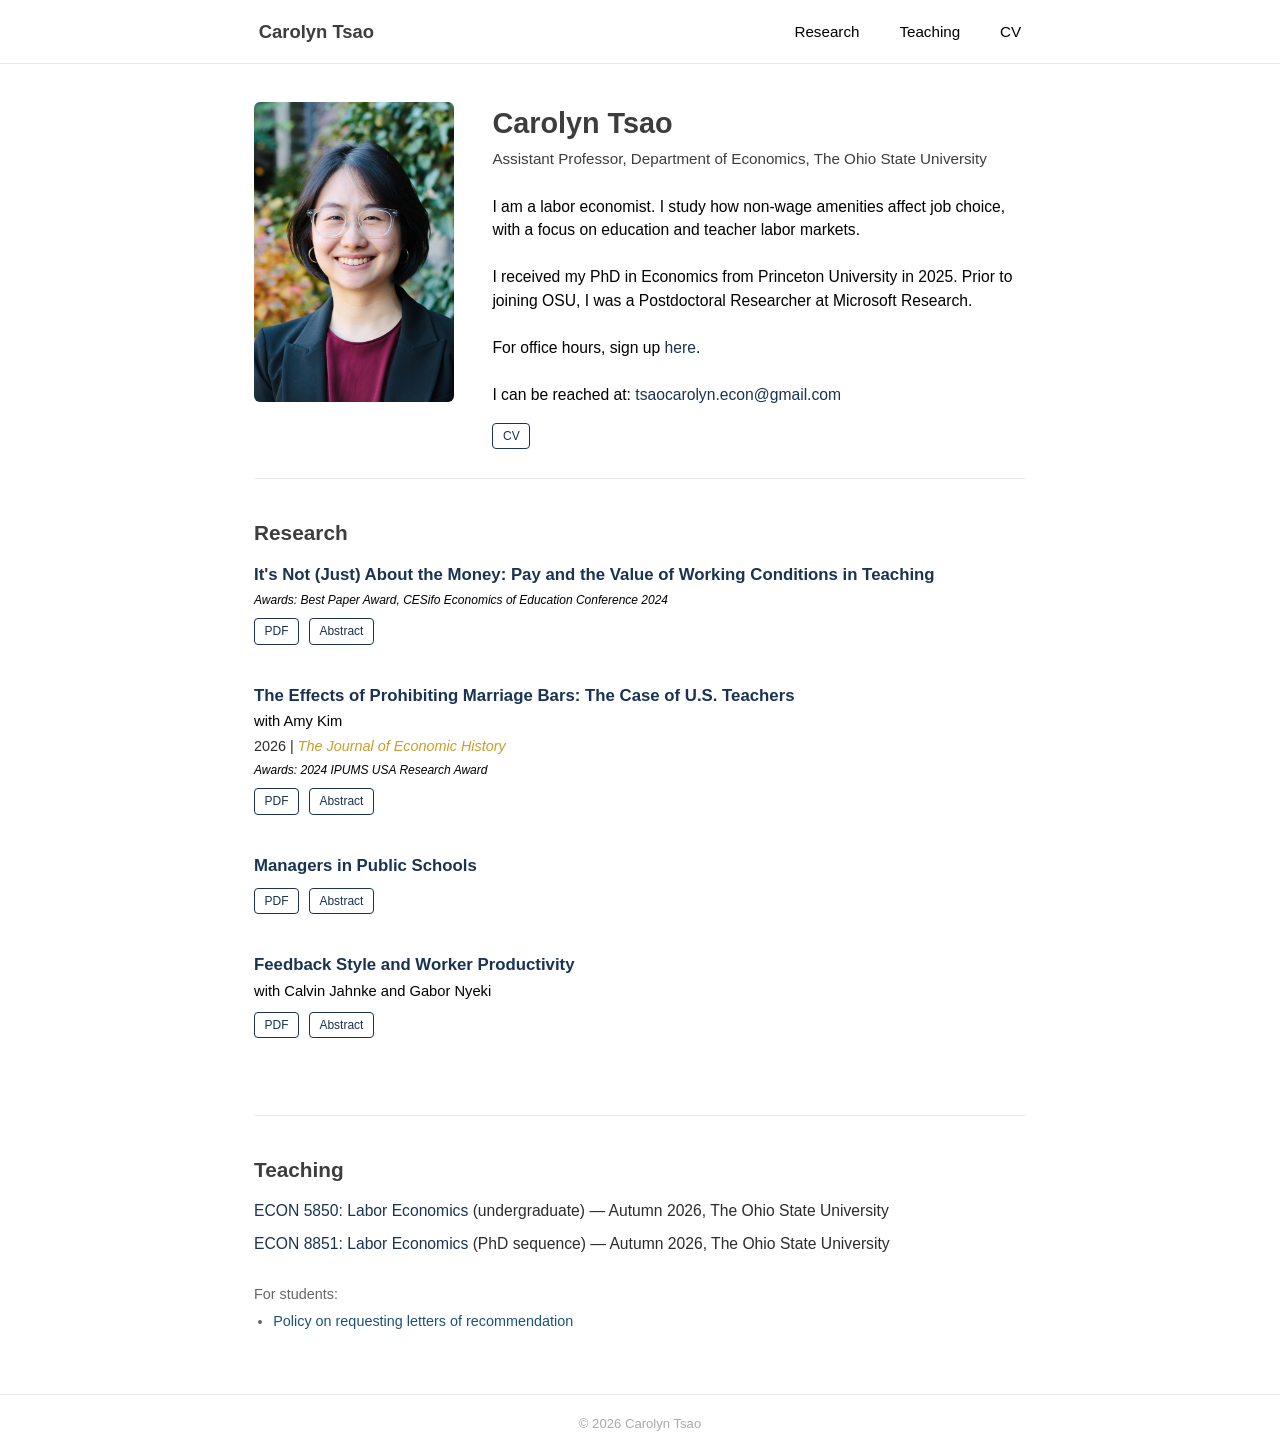
<file: index.html>
<!DOCTYPE html>
<html lang="en">
<head>
  <meta charset="UTF-8">
  <meta name="viewport" content="width=device-width, initial-scale=1.0">
  <title>Carolyn Tsao</title>
  <link rel="stylesheet" href="style.css">
</head>
<body>

  <!-- Nav -->
  <nav>
    <div class="nav-inner">
      <a href="#" class="nav-name">Carolyn Tsao</a>
      <div class="nav-links">
        <a href="#research">Research</a>
        <a href="#teaching">Teaching</a>
        <a href="cv.pdf">CV</a>
      </div>
    </div>
  </nav>

  <div class="container">

    <!-- Header / Bio -->
    <div class="header">
      <img src="photo.jpg" alt="Carolyn Tsao" class="headshot">
      <div class="bio">
        <h1>Carolyn Tsao</h1>
        <div class="affiliations">
          Assistant Professor, Department of Economics, The Ohio State University 
        </div>
        <p class="about">
          I am a labor economist. I study how non-wage amenities affect job choice, with a focus on education and teacher labor markets.<br><br>I received my PhD in Economics from Princeton University in 2025. Prior to joining OSU, I was a Postdoctoral Researcher at Microsoft Research. 
        </p>
        <div class="contact">
          For office hours, sign up <a href="https://calendly.com/tsaocarolyn/officehours">here</a>.<br><br>
          I can be reached at: <a href="mailto:tsaocarolyn.econ@gmail.com">tsaocarolyn.econ@gmail.com</a>
        </div>
        <div class="links">
          <a href="cv.pdf">CV</a>
        </div>
      </div>
    </div>

    <!-- Research -->
    <section id="research">
      <h2>Research</h2>

      <div class="paper">
        <div class="paper-title">It's Not (Just) About the Money: Pay and the Value of Working Conditions in Teaching</div>
        <div class="paper-award">Awards: Best Paper Award, CESifo Economics of Education Conference 2024</div>
        <div class="paper-links">
          <a href="papers/teachers_rents.pdf">PDF</a>
          <button class="abstract-toggle" onclick="toggleAbstract(this)">Abstract</button>
        </div>
        <div class="abstract">
          This paper quantifies the extent to which teachers earn rents by estimating both the pay gap and the working conditions gap between teaching and teachers' next-best jobs. Using a regression kink design and event studies applied to administrative data from Kentucky, I find that teaching pays a premium of around $20,000 per year over teachers' outside options. However, a choice experiment reveals that teachers—especially inexperienced ones—would pay a large share of their salary for the better working conditions available elsewhere. Combining these estimates, experienced teachers earn a moderate 16% rent, while inexperienced teachers earn no rent at all.
        </div>
      </div>

      <div class="paper">
        <div class="paper-title">The Effects of Prohibiting Marriage Bars: The Case of U.S. Teachers</div>
        <div class="paper-authors">with Amy Kim</div>
        <div class="paper-journal">2026 | <em>The Journal of Economic History</em></div>
        <div class="paper-award">Awards: 2024 IPUMS USA Research Award</div>
        <div class="paper-links">
          <a href="papers/marriage_bars.pdf">PDF</a>
          <button class="abstract-toggle" onclick="toggleAbstract(this)">Abstract</button>
        </div>
        <div class="abstract">
          Married women in the early twentieth century U.S. faced "marriage bars," a form of employer discrimination that barred them from paid employment. However, because the end of marriage bar use coincided with shifting social norms and labor market conditions, it is unclear how the end of marriage bars affected women's employment. We study the effects of the state-level prohibition of marriage bars in teaching during the 1930s. A difference-in-differences design shows that the prohibitions increased the share of married women teachers by 3.5 p.p. (20%), partly by leading unmarried women to switch from teaching to other occupations.
        </div>
      </div>

      <div class="paper">
        <div class="paper-title">Managers in Public Schools</div>
        <div class="paper-links">
          <a href="papers/principals.pdf">PDF</a>
          <button class="abstract-toggle" onclick="toggleAbstract(this)">Abstract</button>
        </div>
        <div class="abstract">
          To what extent do public school principals affect student outcomes, and how do management practices differ between more and less effectiveness principals? Using administrative data on teacher-principal-student links in two US states, I estimate principal and teacher effectiveness using a two-way manager-worker fixed effect framework. Variance decompositions show that principal effectiveness explains less of the variance in student outcomes than teacher effectiveness does. That said, switching to a more effective principal improves school outcomes: event studies around principal moves and retirements show that receiving a more effective principal improves student outcomes (increased test scores, decreased absenteeism) and teacher outcomes (greater teacher retention, increased student test scores within teacher). Importantly, novel survey evidence suggests that principal effectiveness is attributable to particular management practices: linking the estimated principal effects to survey data on teachers' perceptions of their school leadership, I find that at schools that employ more effective principals, teachers are more likely to report the use of data-driven instructional practices but also a lack of trust and mutual respect between administration and staff.
        </div>
      </div>

      <div class="paper">
        <div class="paper-title">Feedback Style and Worker Productivity</div>
        <div class="paper-authors">with Calvin Jahnke and Gabor Nyeki</div>
        <div class="paper-links">
          <a href="papers/feedback.pdf">PDF</a>
          <button class="abstract-toggle" onclick="toggleAbstract(this)">Abstract</button>
        </div>
        <div class="abstract">
          This paper studies how a manager's tone when giving feedback to workers affects individual productivity and output quality. We construct a novel panel dataset that links software engineers and managers to their email communications and code contributions on the largest open source software project, the Linux kernel. To identify tones used in the emails (e.g., toxic, polite, encouraging), we use natural language processing and machine learning techniques. Additionally, to control for the informativeness of feedback, we fine-tune a large language model (GPT-2) and use the token probabilities it generates to construct measures of entropy and bits. We find a strong negative relationship between manager toxicity and engineer productivity. Using an instrumental variables design to address endogeneity in a manager's choice of tone, we find that receiving toxic feedback from a manager reduces the likelihood that an engineer completes a programming task, increases the amount of time to task completion, and decreases the likelihood that an engineer completes more tasks in the next 30 days.
        </div>
      </div>
    </section>

    <!-- Teaching -->
    <section id="teaching">
      <h2>Teaching</h2>
      <div class="teaching-item">
        <span class="course-name">ECON 5850: Labor Economics</span> (undergraduate) — Autumn 2026, The Ohio State University
      </div>
      <div class="teaching-item">
        <span class="course-name">ECON 8851: Labor Economics</span> (PhD sequence) — Autumn 2026, The Ohio State University
      </div>

      <div class="teaching-note">
        <div class="teaching-note-label">For students:</div>
        <ul>
          <li><a href="recommendation-letters.html">Policy on requesting letters of recommendation</a></li>
        </ul>
      </div>
    </section>

  </div>

  <!-- Footer -->
  <footer>
    <div class="container">
      &copy; 2026 Carolyn Tsao
    </div>
  </footer>

  <script>
    function toggleAbstract(btn) {
      const abstract = btn.closest('.paper-links').nextElementSibling;
      abstract.classList.toggle('open');
      btn.textContent = abstract.classList.contains('open') ? 'Hide Abstract' : 'Abstract';
    }
  </script>

</body>
</html>
</file>
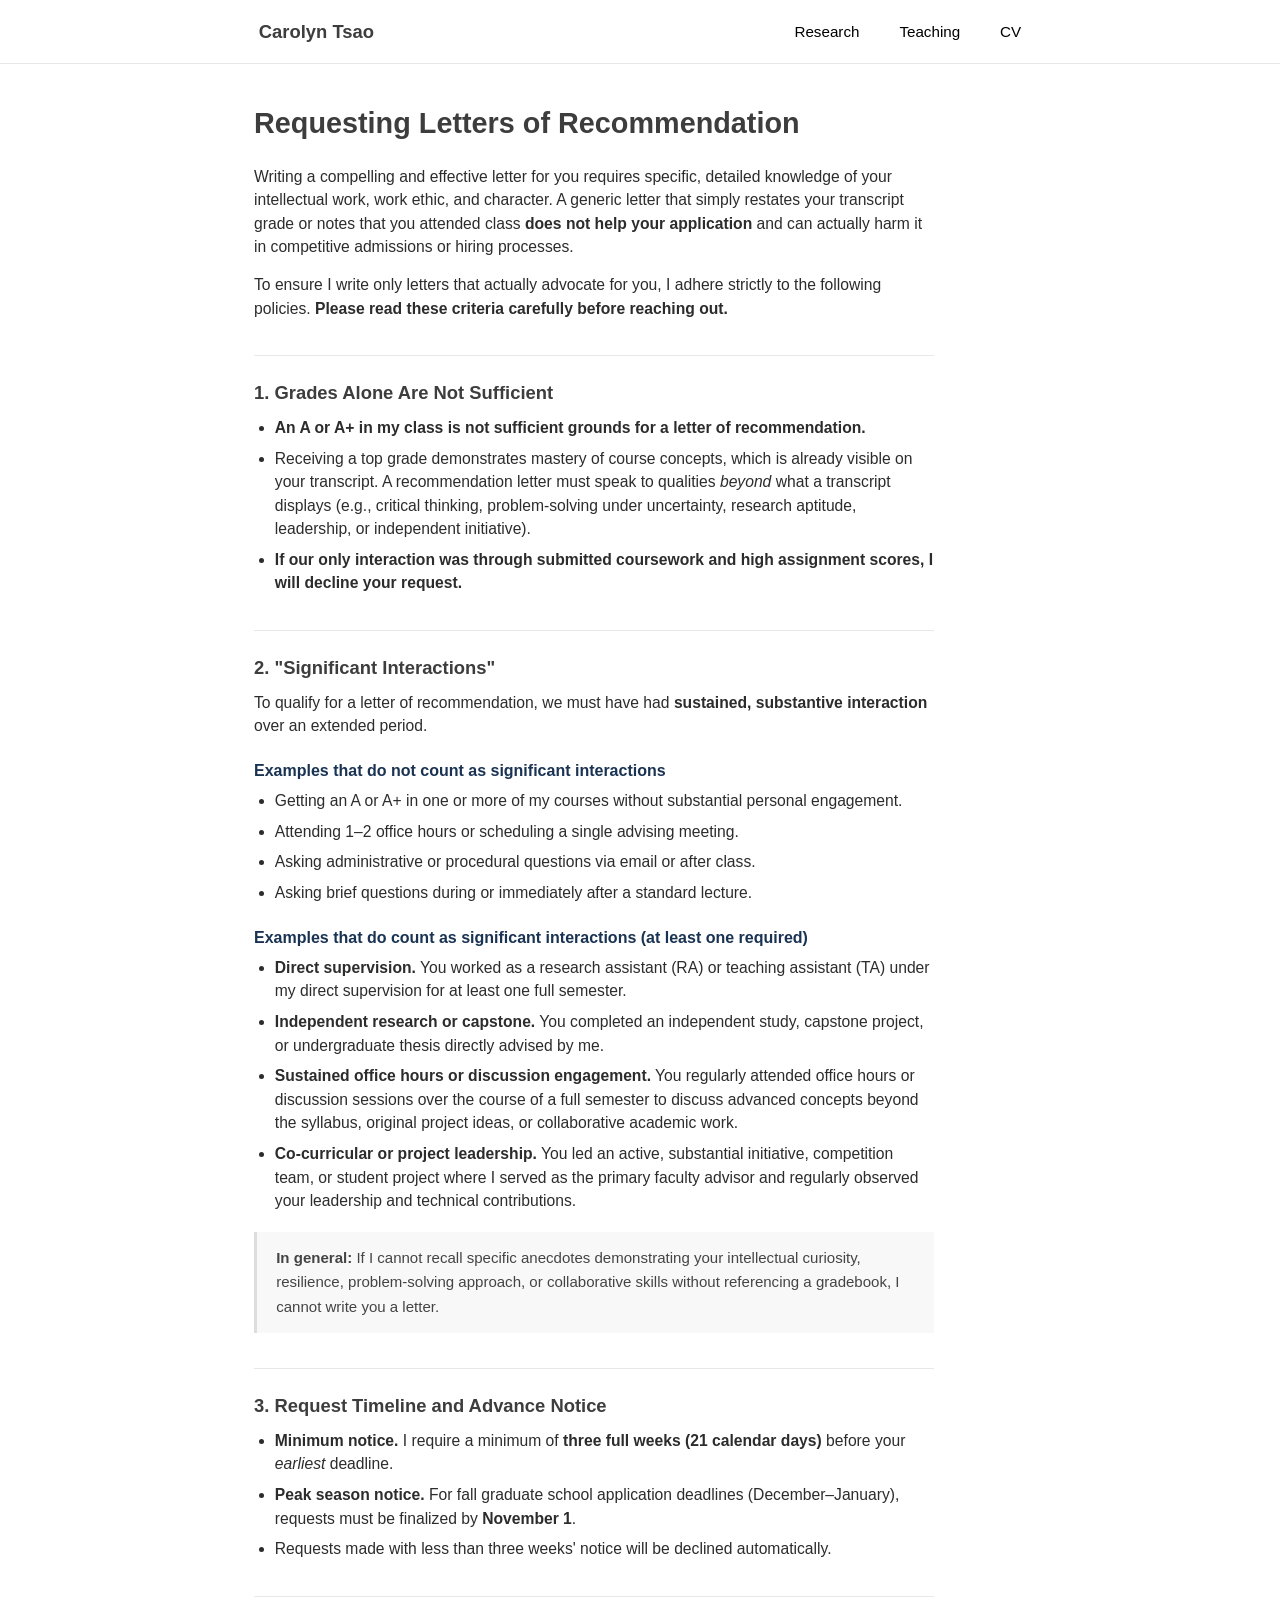
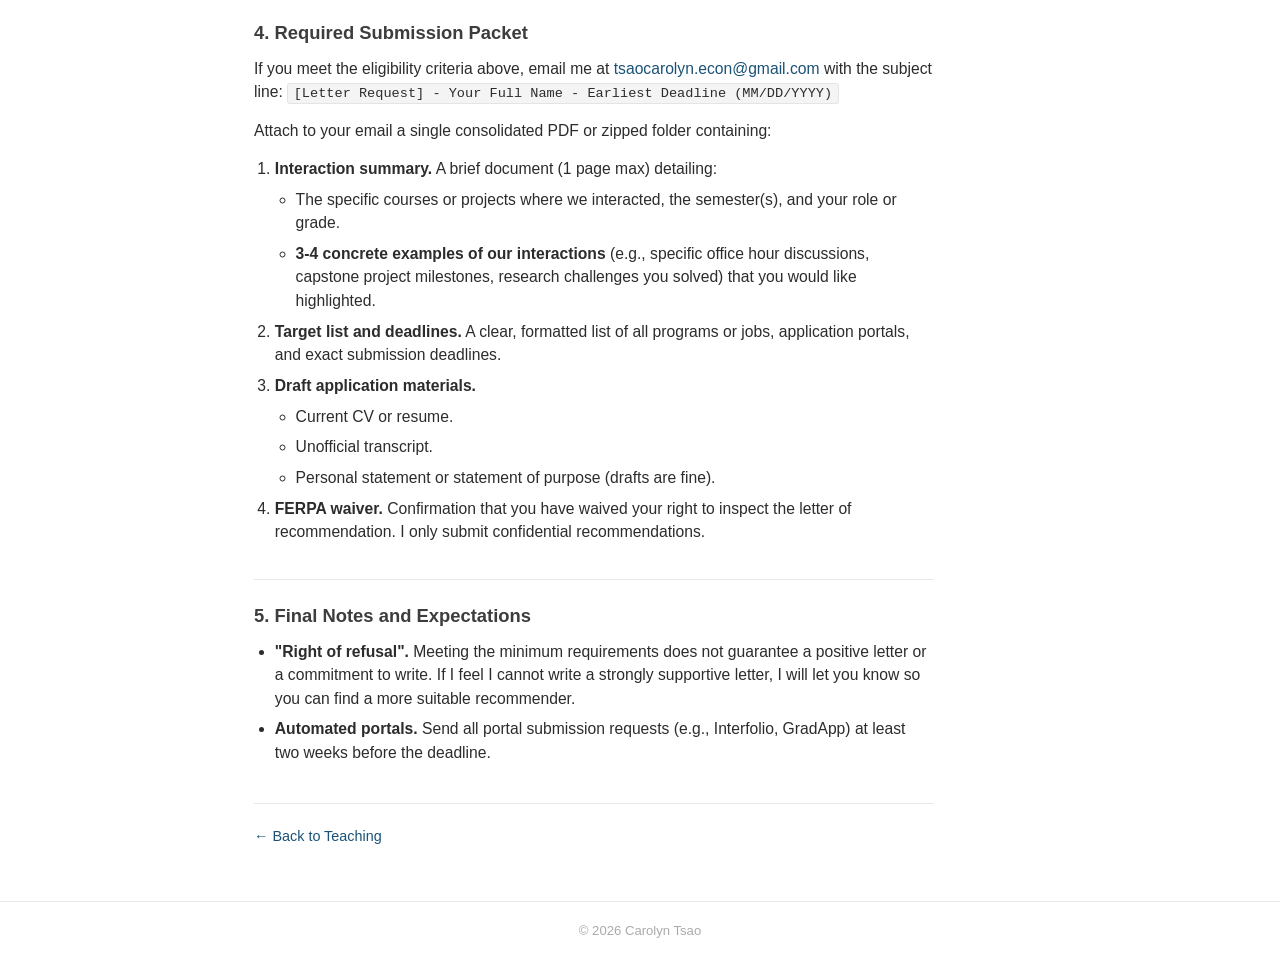
<file: recommendation-letters.html>
<!DOCTYPE html>
<html lang="en">
<head>
  <meta charset="UTF-8">
  <meta name="viewport" content="width=device-width, initial-scale=1.0">
  <title>Recommendation Letter Policy — Carolyn Tsao</title>
  <link rel="stylesheet" href="style.css">
</head>
<body>

  <!-- Nav -->
  <nav>
    <div class="nav-inner">
      <a href="index.html" class="nav-name">Carolyn Tsao</a>
      <div class="nav-links">
        <a href="index.html#research">Research</a>
        <a href="index.html#teaching">Teaching</a>
        <a href="cv.pdf">CV</a>
      </div>
    </div>
  </nav>

  <div class="container">

    <div class="page">
      <h1>Requesting Letters of Recommendation</h1>

      <p>
        Writing a compelling and effective letter for you requires specific, detailed knowledge of your intellectual work, work ethic,
        and character. A generic letter that simply restates your transcript grade or notes that you
        attended class <strong>does not help your application</strong> and can actually harm it in
        competitive admissions or hiring processes.
      </p>

      <p>
        To ensure I write only letters that actually advocate for you, I adhere strictly to the
        following policies. <strong>Please read these criteria carefully before reaching out.</strong>
      </p>

      <h2>1. Grades Alone Are Not Sufficient </h2>
      <ul>
        <li><strong>An A or A+ in my class is not sufficient grounds for a letter of
          recommendation.</strong></li>
        <li>Receiving a top grade demonstrates mastery of course concepts, which is already visible on
          your transcript. A recommendation letter must speak to qualities <em>beyond</em> what a
          transcript displays (e.g., critical thinking, problem-solving under uncertainty, research
          aptitude, leadership, or independent initiative).</li>
        <li><strong>If our only interaction was through submitted coursework and high assignment
          scores, I will decline your request.</strong></li>
      </ul>

      <h2>2. "Significant Interactions"</h2>
      <p>
        To qualify for a letter of recommendation, we must have had <strong>sustained, substantive
        interaction</strong> over an extended period.
      </p>

      <h3>Examples that do not count as significant interactions</h3>
      <ul>
        <li>Getting an A or A+ in one or more of my courses without substantial personal engagement.</li>
        <li>Attending 1&ndash;2 office hours or scheduling a single advising meeting.</li>
        <li>Asking administrative or procedural questions via email or after class.</li>
        <li>Asking brief questions during or immediately after a standard lecture.</li>
      </ul>

      <h3>Examples that do count as significant interactions (at least one required)</h3>
      <ul>
        <li><strong>Direct supervision.</strong> You worked as a research assistant (RA) or teaching
          assistant (TA) under my direct supervision for at least one full semester.</li>
        <li><strong>Independent research or capstone.</strong> You completed an independent study,
          capstone project, or undergraduate thesis directly advised by me.</li>
        <li><strong>Sustained office hours or discussion engagement.</strong> You regularly attended
          office hours or discussion sessions over the course of a full semester to discuss advanced
          concepts beyond the syllabus, original project ideas, or collaborative academic work.</li>
        <li><strong>Co-curricular or project leadership.</strong> You led an active, substantial
          initiative, competition team, or student project where I served as the primary faculty
          advisor and regularly observed your leadership and technical contributions.</li>
      </ul>

      <blockquote>
        <strong>In general:</strong> If I cannot recall specific anecdotes demonstrating your
        intellectual curiosity, resilience, problem-solving approach, or collaborative skills without
        referencing a gradebook, I cannot write you a letter.
      </blockquote>

      <h2>3. Request Timeline and Advance Notice</h2>
      <ul>
        <li><strong>Minimum notice.</strong> I require a minimum of <strong>three full weeks (21
          calendar days)</strong> before your <em>earliest</em> deadline.</li>
        <li><strong>Peak season notice.</strong> For fall graduate school application deadlines
          (December&ndash;January), requests must be finalized by <strong>November 1</strong>.</li>
        <li>Requests made with less than three weeks' notice will be declined automatically.</li>
      </ul>

      <h2>4. Required Submission Packet</h2>
      <p>
        If you meet the eligibility criteria above, email me at
        <a href="mailto:tsaocarolyn.econ@gmail.com">tsaocarolyn.econ@gmail.com</a>
        with the subject line:
        <code>[Letter Request] - Your Full Name - Earliest Deadline (MM/DD/YYYY)</code>
      </p>
      <p>
        Attach to your email a single consolidated PDF or zipped folder containing:
      </p>
      <ol>
        <li><strong>Interaction summary.</strong> A brief document (1 page max) detailing:
          <ul>
            <li>The specific courses or projects where we interacted, the semester(s), and your
              role or grade.</li>
            <li><strong>3-4 concrete examples of our interactions</strong> (e.g., specific
              office hour discussions, capstone project milestones, research challenges you solved)
              that you would like highlighted.</li>
          </ul>
        </li>
        <li><strong>Target list and deadlines.</strong> A clear, formatted list of all programs or
          jobs, application portals, and exact submission deadlines.</li>
        <li><strong>Draft application materials.</strong>
          <ul>
            <li>Current CV or resume.</li>
            <li>Unofficial transcript.</li>
            <li>Personal statement or statement of purpose (drafts are fine).</li>
          </ul>
        </li>
        <li><strong>FERPA waiver.</strong> Confirmation that you have waived your right to inspect the
          letter of recommendation. I only submit confidential recommendations.</li>
      </ol>

      <h2>5. Final Notes and Expectations</h2>
      <ul>
        <li><strong>"Right of refusal".</strong> Meeting the minimum requirements does not guarantee a
          positive letter or a commitment to write. If I feel I cannot write a strongly supportive
          letter, I will let you know so you can find a more suitable recommender.</li>
        <li><strong>Automated portals.</strong> Send all portal submission requests (e.g., Interfolio,
          GradApp) at least two weeks before the deadline.</li>
      </ul>

      <p class="page-back"><a href="index.html#teaching">&larr; Back to Teaching</a></p>
    </div>

  </div>

  <!-- Footer -->
  <footer>
    <div class="container">
      &copy; 2026 Carolyn Tsao
    </div>
  </footer>

</body>
</html>
</file>
<file: style.css>
/* ── Reset & Base ─────────────────────────────── */
*, *::before, *::after {
  margin: 0;
  padding: 0;
  box-sizing: border-box;
}

html {
  scroll-behavior: smooth;
}

body {
  font-family: -apple-system, BlinkMacSystemFont, 'Segoe UI', Roboto, Oxygen, Ubuntu, Cantarell, 'Helvetica Neue', Arial, sans-serif;
  font-size: 17px;
  line-height: 1.5;
  color: #2c2c2c;
  background: #fff;
}

a {
  color: #1a5276;
  text-decoration: none;
}

a:hover {
  text-decoration: underline;
}

/* ── Nav ──────────────────────────────────────── */
nav {
  position: sticky;
  top: 0;
  background: #fff;
  border-bottom: 1px solid #e8e8e8;
  z-index: 100;
}

.nav-inner {
  max-width: 820px;
  margin: 0 auto;
  padding: 1.1rem 1.8rem;
  display: flex;
  justify-content: space-between;
  align-items: center;
}

.nav-name {
  font-size: 1.15rem;
  font-weight: 600;
  color: #3d3d3d;
  text-decoration: none;
}

.nav-links a {
  margin-left: 2.2rem;
  font-size: 0.95rem;
  color: #000;
}

.nav-links a:hover {
  color: #1a5276;
}

/* ── Main Container ───────────────────────────── */
.container {
  max-width: 820px;
  margin: 0 auto;
  padding: 0 1.5rem;
}

/* ── Header / Bio ─────────────────────────────── */
.header {
  display: flex;
  gap: 2.4rem;
  align-items: flex-start;
  padding: 2.4rem 0 1.8rem;
}

.headshot {
  width: 200px;
  min-width: 200px;
  border-radius: 6px;
}

.bio h1 {
  font-size: 1.8rem;
  font-weight: 700;
  margin-bottom: 0.15rem;
  color: #3d3d3d;
}

.bio .affiliations {
  font-size: 0.95rem;
  color: #3d3d3d;
  margin-bottom: 1.5rem;
  line-height: 1.5;
}

.bio .about {
  font-size: 0.98rem;
  color: #000;
  margin-bottom: 1.5rem;
}

.bio .contact {
  margin-top: 0;
  margin-bottom: 1rem;
  font-size: 0.98rem;
  color: #000;
}

.bio .contact a {
  color: #1a3353;
}

.bio .contact a:hover {
  color: #1a5276;
}

.bio .links {
  margin-top: 0;
  font-size: 0.9rem;
  display: flex;
  gap: 0.75rem;
  flex-wrap: wrap;
}

.bio .links a {
  display: inline-block;
  padding: 0.2rem 0.6rem;
  border: 1.5px solid #1a3353;
  border-radius: 4px;
  color: #1a3353;
  text-decoration: none;
  font-size: 0.75rem;
  transition: border-color 0.15s, color 0.15s;
}

.bio .links a:hover {
  border-color: #1a5276;
  color: #1a5276;
}

/* ── Sections ─────────────────────────────────── */
section {
  padding: 2.4rem 0;
  border-top: 1px solid #e8e8e8;
}

section h2 {
  font-size: 1.3rem;
  font-weight: 700;
  margin-bottom: 0.85rem;
  color: #3d3d3d;
}

/* ── Papers ───────────────────────────────────── */
.paper {
  margin-bottom: 2.4rem;
}

.paper-title {
  font-size: 1.05rem;
  font-weight: 600;
  color: #1a3353;
}

.paper-authors {
  font-size: 0.92rem;
  color: #000;
  margin-top: 0.15rem;
}

.paper-status {
  font-size: 0.9rem;
  color: #666;
  margin-top: 0.2rem;
}

.paper-journal {
  font-size: 0.9rem;
  margin-top: 0.2rem;
}

.paper-journal em {
  color: #c89d2c;
  font-style: italic;
}

.paper-award {
  font-size: 0.75rem;
  color: #000;
  margin-top: 0.2rem;
  font-style: italic;
}

.paper-presented {
  font-size: 0.75rem;
  color: #000;
  margin-top: 0.2rem;
}

.paper-links {
  margin-top: 0.6rem;
  font-size: 0.85rem;
  display: flex;
  gap: 0.6rem;
  flex-wrap: wrap;
}

.paper-links a,
.abstract-toggle {
  display: inline-block;
  padding: 0.2rem 0.6rem;
  border: 1.5px solid #1a3353;
  border-radius: 4px;
  color: #1a3353;
  background: none;
  font-size: 0.75rem;
  font-family: inherit;
  cursor: pointer;
  text-decoration: none;
  transition: border-color 0.15s, color 0.15s;
}

.paper-links a:hover,
.abstract-toggle:hover {
  border-color: #1a5276;
  color: #1a5276;
  text-decoration: none;
}

.abstract {
  display: none;
  margin-top: 0.75rem;
  padding: 1rem 1.2rem;
  background: #f8f8f8;
  border-left: 3px solid #ddd;
  font-size: 0.9rem;
  color: #444;
  line-height: 1.6;
}

.abstract.open {
  display: block;
}

/* ── Teaching ─────────────────────────────────── */
.teaching-item {
  margin-bottom: 0.6rem;
  font-size: 0.98rem;
}

.teaching-item .course-name {
  color: #1a3353;
}

.teaching-note {
  margin-top: 1.8rem;
}

.teaching-note-label {
  font-size: 0.9rem;
  color: #666;
  margin-bottom: 0.3rem;
}

.teaching-note ul {
  margin: 0 0 0 1.2rem;
  font-size: 0.9rem;
}

.teaching-note li {
  margin-bottom: 0.25rem;
  color: #666;
}

/* ── Standalone Text Pages ────────────────────── */
.page {
  padding: 2.4rem 0 1.2rem;
  max-width: 680px;
}

.page h1 {
  font-size: 1.8rem;
  font-weight: 700;
  color: #3d3d3d;
  margin-bottom: 1.2rem;
}

.page h2 {
  font-size: 1.15rem;
  font-weight: 700;
  color: #3d3d3d;
  margin-top: 2.2rem;
  margin-bottom: 0.6rem;
  padding-top: 1.4rem;
  border-top: 1px solid #e8e8e8;
}

.page h3 {
  font-size: 1rem;
  font-weight: 600;
  color: #1a3353;
  margin-top: 1.3rem;
  margin-bottom: 0.4rem;
}

.page p {
  font-size: 0.98rem;
  margin-bottom: 0.9rem;
}

.page ul,
.page ol {
  margin: 0 0 0.9rem 1.3rem;
  font-size: 0.98rem;
}

.page li {
  margin-bottom: 0.45rem;
}

.page li > ul,
.page li > ol {
  margin-top: 0.45rem;
  margin-bottom: 0.2rem;
}

.page blockquote {
  margin: 1.2rem 0;
  padding: 0.9rem 1.2rem;
  background: #f8f8f8;
  border-left: 3px solid #ddd;
  font-size: 0.94rem;
  color: #444;
  line-height: 1.6;
}

.page code {
  font-family: 'SF Mono', Menlo, Consolas, monospace;
  font-size: 0.85rem;
  background: #f4f4f4;
  border: 1px solid #e4e4e4;
  border-radius: 3px;
  padding: 0.1rem 0.35rem;
  overflow-wrap: break-word;
}

.page .page-back {
  margin-top: 2.4rem;
  padding-top: 1.4rem;
  border-top: 1px solid #e8e8e8;
  font-size: 0.9rem;
}

/* ── Footer ───────────────────────────────────── */
footer {
  margin-top: 1.2rem;
  padding: 1.2rem 0;
  border-top: 1px solid #e8e8e8;
  text-align: center;
  font-size: 0.82rem;
  color: #aaa;
}

/* ── Responsive ───────────────────────────────── */
@media (max-width: 640px) {
  .header {
    flex-direction: column;
    align-items: center;
    text-align: center;
  }

  .headshot {
    width: 160px;
    min-width: 160px;
  }

  .nav-inner {
    flex-direction: column;
    gap: 0.5rem;
  }

  .nav-links a {
    margin-left: 1rem;
  }

  .bio .links {
    display: flex;
    flex-wrap: wrap;
    justify-content: center;
    gap: 0.5rem;
  }

  .bio .links a {
    margin-right: 0;
  }
}
</file>
